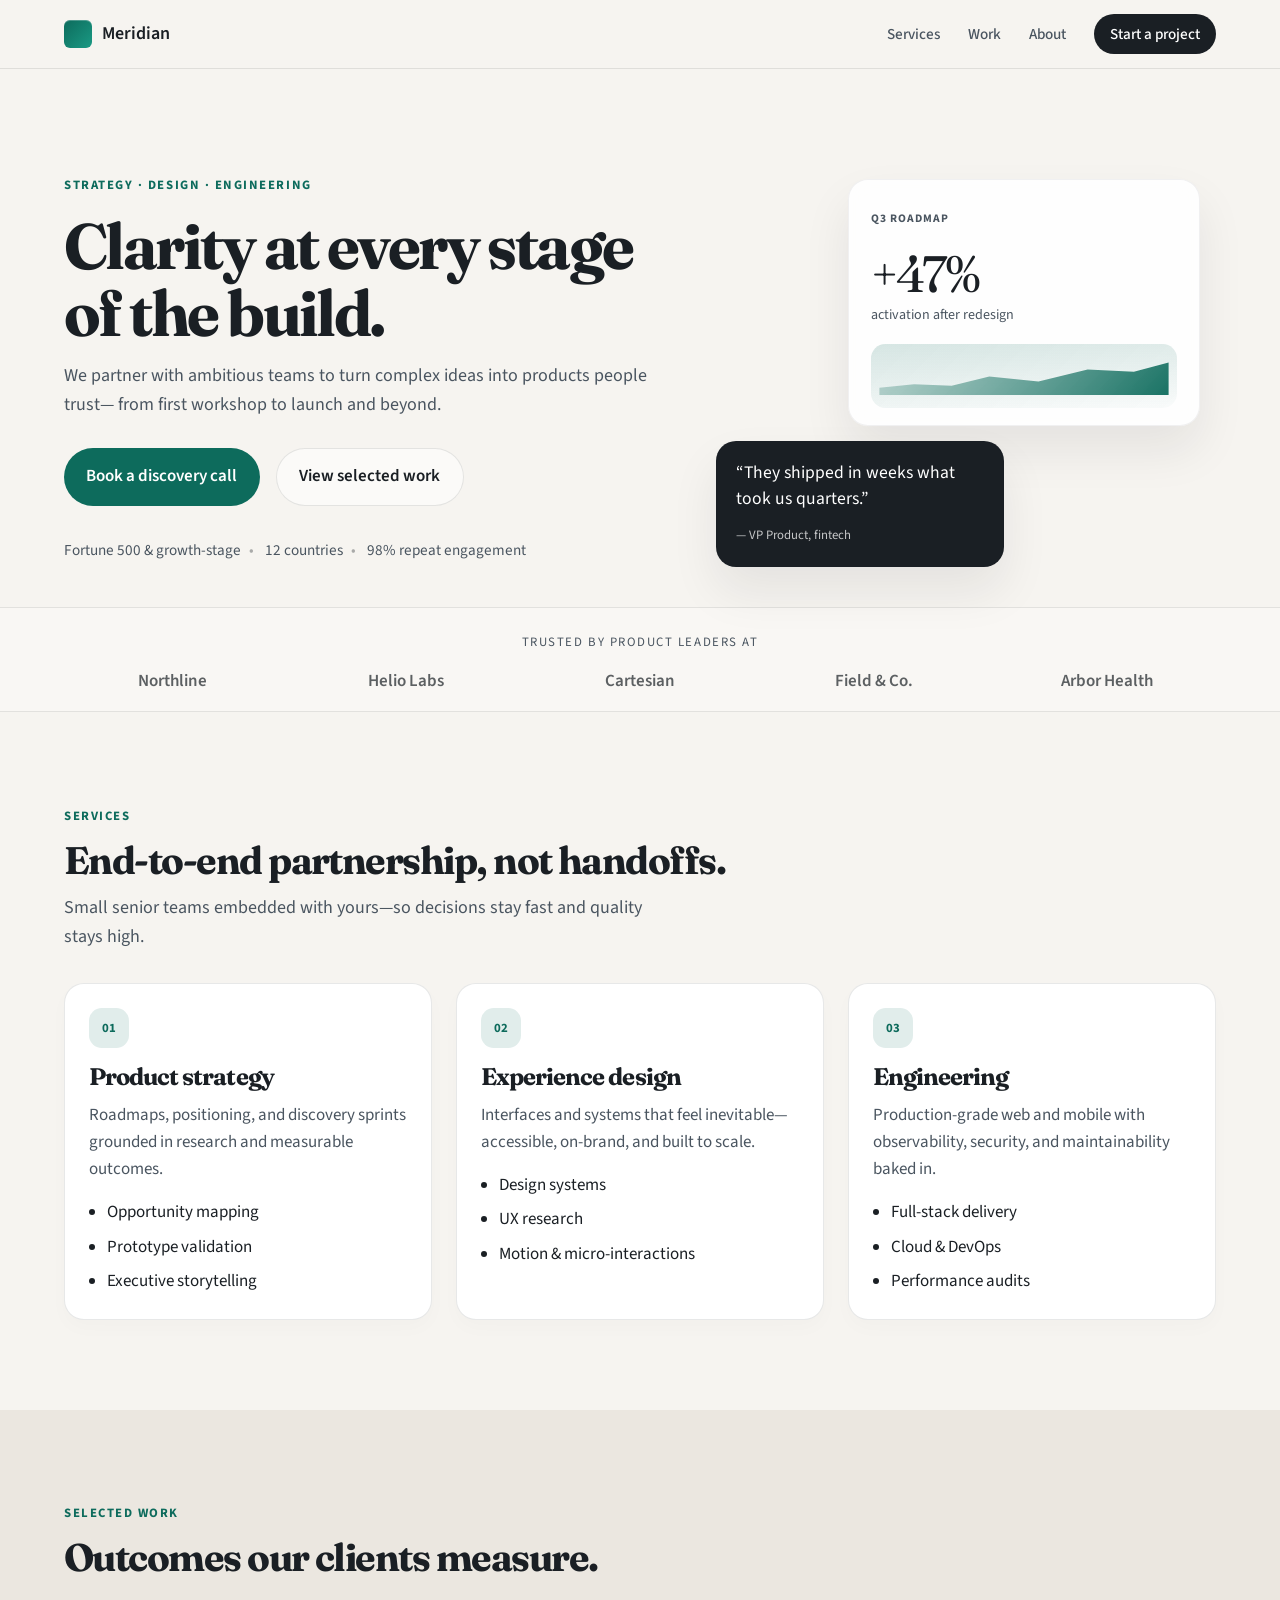
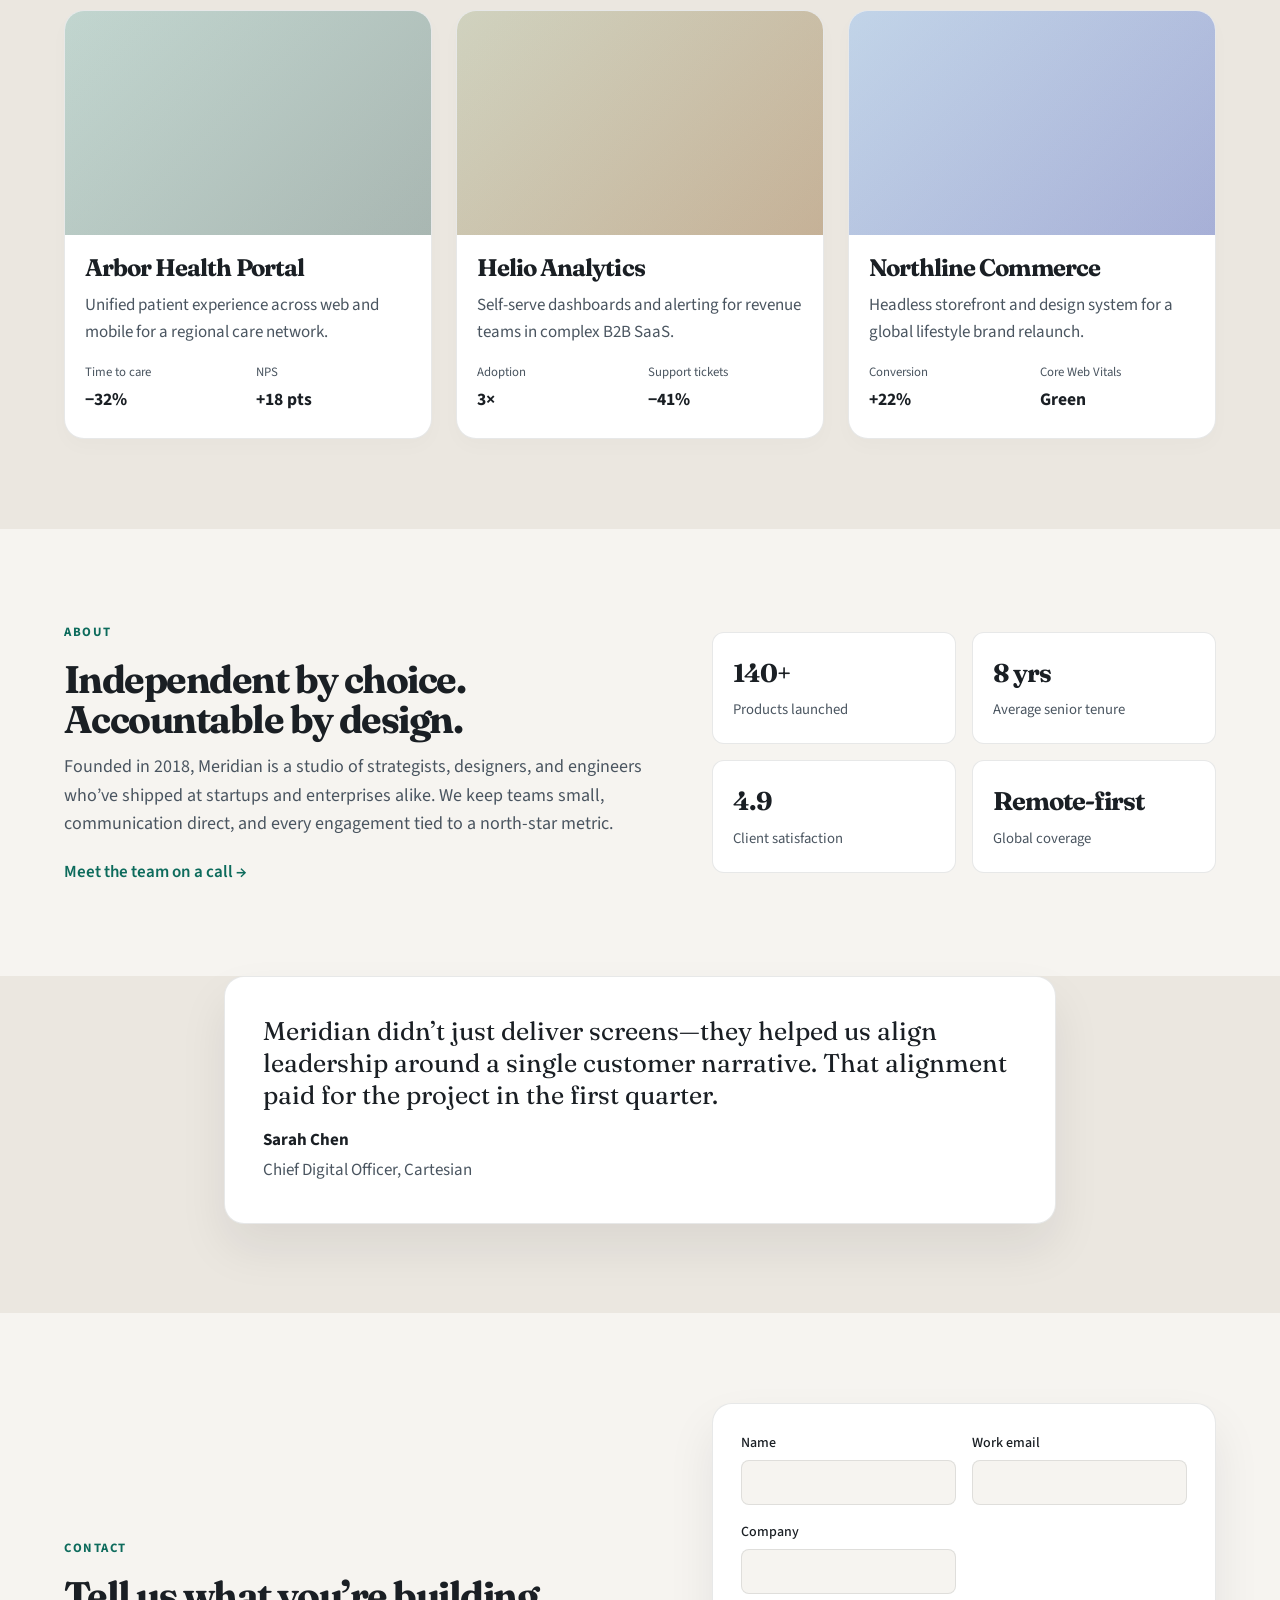
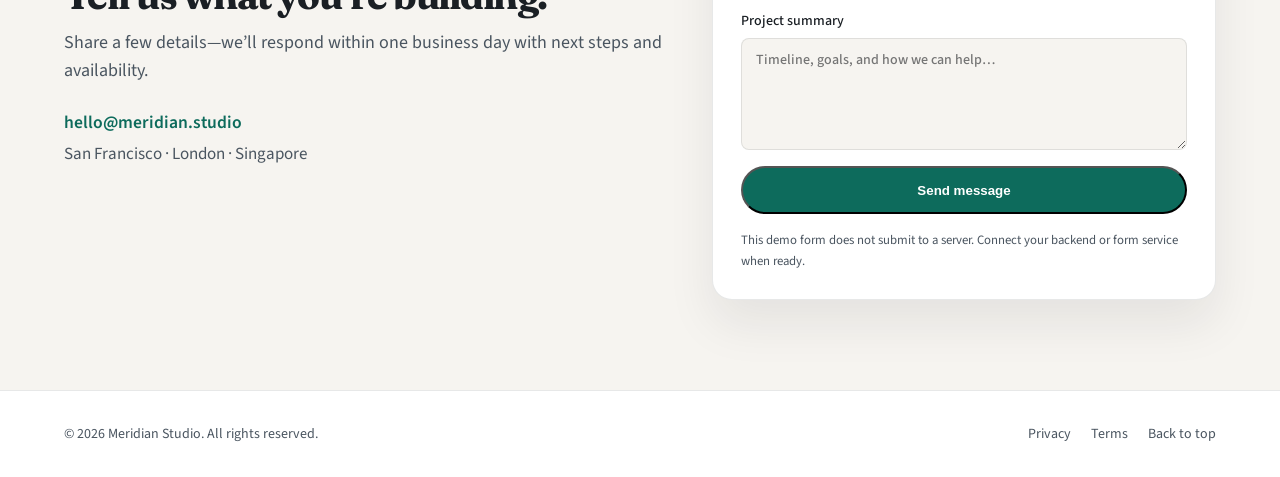
<file: index.html>
<!DOCTYPE html>
<html lang="en">
<head>
  <meta charset="UTF-8" />
  <meta name="viewport" content="width=device-width, initial-scale=1.0" />
  <meta name="description" content="Meridian Studio — strategy, design, and engineering for teams that ship." />
  <title>Meridian Studio — Build What Matters</title>
  <link rel="preconnect" href="https://fonts.googleapis.com" />
  <link rel="preconnect" href="https://fonts.gstatic.com" crossorigin />
  <link href="https://fonts.googleapis.com/css2?family=Fraunces:opsz,wght@9..144,500;9..144,600&family=Source+Sans+3:wght@400;500;600&display=swap" rel="stylesheet" />
  <link rel="stylesheet" href="style.css" />
</head>
<body>
  <a class="skip-link" href="#main">Skip to content</a>
  <header class="site-header" id="top">
    <div class="container header-inner">
      <a class="logo" href="#top" aria-label="Meridian Studio home">
        <span class="logo-mark" aria-hidden="true"></span>
        Meridian
      </a>
      <button class="nav-toggle" type="button" aria-expanded="false" aria-controls="site-nav">
        <span class="nav-toggle-bar"></span>
        <span class="sr-only">Menu</span>
      </button>
      <nav class="site-nav" id="site-nav" aria-label="Primary">
        <a href="#services">Services</a>
        <a href="#work">Work</a>
        <a href="#about">About</a>
        <a href="#contact" class="nav-cta">Start a project</a>
      </nav>
    </div>
  </header>
  <main id="main">
    <section class="hero">
      <div class="container hero-grid">
        <div class="hero-copy">
          <p class="eyebrow">Strategy · Design · Engineering</p>
          <h1>Clarity at every stage of the build.</h1>
          <p class="lead">
            We partner with ambitious teams to turn complex ideas into products people trust—
            from first workshop to launch and beyond.
          </p>
          <div class="hero-actions">
            <a class="btn btn-primary" href="#contact">Book a discovery call</a>
            <a class="btn btn-ghost" href="#work">View selected work</a>
          </div>
          <ul class="hero-trust" aria-label="Client highlights">
            <li>Fortune 500 &amp; growth-stage</li>
            <li>12 countries</li>
            <li>98% repeat engagement</li>
          </ul>
        </div>
        <div class="hero-visual" aria-hidden="true">
          <div class="hero-card hero-card--main">
            <span class="hero-card-label">Q3 roadmap</span>
            <div class="hero-metric">
              <span class="hero-metric-value">+47%</span>
              <span class="hero-metric-caption">activation after redesign</span>
            </div>
            <div class="hero-sparkline"></div>
          </div>
          <div class="hero-card hero-card--secondary">
            <p>“They shipped in weeks what took us quarters.”</p>
            <span>— VP Product, fintech</span>
          </div>
        </div>
      </div>
    </section>
    <section class="logos" aria-label="Trusted by">
      <div class="container logos-inner">
        <p>Trusted by product leaders at</p>
        <ul class="logo-row">
          <li>Northline</li>
          <li>Helio Labs</li>
          <li>Cartesian</li>
          <li>Field &amp; Co.</li>
          <li>Arbor Health</li>
        </ul>
      </div>
    </section>
    <section class="section" id="services">
      <div class="container">
        <header class="section-header">
          <p class="eyebrow">Services</p>
          <h2>End-to-end partnership, not handoffs.</h2>
          <p class="section-lead">
            Small senior teams embedded with yours—so decisions stay fast and quality stays high.
          </p>
        </header>
        <div class="card-grid">
          <article class="service-card">
            <div class="service-icon" aria-hidden="true">01</div>
            <h3>Product strategy</h3>
            <p>Roadmaps, positioning, and discovery sprints grounded in research and measurable outcomes.</p>
            <ul>
              <li>Opportunity mapping</li>
              <li>Prototype validation</li>
              <li>Executive storytelling</li>
            </ul>
          </article>
          <article class="service-card">
            <div class="service-icon" aria-hidden="true">02</div>
            <h3>Experience design</h3>
            <p>Interfaces and systems that feel inevitable—accessible, on-brand, and built to scale.</p>
            <ul>
              <li>Design systems</li>
              <li>UX research</li>
              <li>Motion &amp; micro-interactions</li>
            </ul>
          </article>
          <article class="service-card">
            <div class="service-icon" aria-hidden="true">03</div>
            <h3>Engineering</h3>
            <p>Production-grade web and mobile with observability, security, and maintainability baked in.</p>
            <ul>
              <li>Full-stack delivery</li>
              <li>Cloud &amp; DevOps</li>
              <li>Performance audits</li>
            </ul>
          </article>
        </div>
      </div>
    </section>
    <section class="section section--muted" id="work">
      <div class="container">
        <header class="section-header">
          <p class="eyebrow">Selected work</p>
          <h2>Outcomes our clients measure.</h2>
        </header>
        <div class="work-grid">
          <article class="work-card">
            <div class="work-thumb work-thumb--a"></div>
            <div class="work-body">
              <h3>Arbor Health Portal</h3>
              <p>Unified patient experience across web and mobile for a regional care network.</p>
              <dl class="work-stats">
                <div><dt>Time to care</dt><dd>−32%</dd></div>
                <div><dt>NPS</dt><dd>+18 pts</dd></div>
              </dl>
            </div>
          </article>
          <article class="work-card">
            <div class="work-thumb work-thumb--b"></div>
            <div class="work-body">
              <h3>Helio Analytics</h3>
              <p>Self-serve dashboards and alerting for revenue teams in complex B2B SaaS.</p>
              <dl class="work-stats">
                <div><dt>Adoption</dt><dd>3×</dd></div>
                <div><dt>Support tickets</dt><dd>−41%</dd></div>
              </dl>
            </div>
          </article>
          <article class="work-card">
            <div class="work-thumb work-thumb--c"></div>
            <div class="work-body">
                <h3>Northline Commerce</h3>
              <p>Headless storefront and design system for a global lifestyle brand relaunch.</p>
              <dl class="work-stats">
                <div><dt>Conversion</dt><dd>+22%</dd></div>
                <div><dt>Core Web Vitals</dt><dd>Green</dd></div>
              </dl>
            </div>
          </article>
        </div>
      </div>
    </section>
    <section class="section" id="about">
      <div class="container about-grid">
        <div>
          <p class="eyebrow">About</p>
          <h2>Independent by choice. Accountable by design.</h2>
          <p class="section-lead">
            Founded in 2018, Meridian is a studio of strategists, designers, and engineers who’ve
            shipped at startups and enterprises alike. We keep teams small, communication direct,
            and every engagement tied to a north-star metric.
          </p>
          <a class="text-link" href="#contact">Meet the team on a call →</a>
        </div>
        <ul class="stat-list" aria-label="Studio metrics">
          <li><strong>140+</strong><span>Products launched</span></li>
          <li><strong>8 yrs</strong><span>Average senior tenure</span></li>
          <li><strong>4.9</strong><span>Client satisfaction</span></li>
          <li><strong>Remote-first</strong><span>Global coverage</span></li>
        </ul>
      </div>
    </section>
    <section class="testimonials section section--muted">
      <div class="container">
        <blockquote class="quote">
          <p>
            Meridian didn’t just deliver screens—they helped us align leadership around a single
            customer narrative. That alignment paid for the project in the first quarter.
          </p>
          <footer>
            <cite>Sarah Chen</cite>
            <span>Chief Digital Officer, Cartesian</span>
          </footer>
        </blockquote>
      </div>
    </section>
    <section class="section" id="contact">
      <div class="container contact-grid">
        <div>
          <p class="eyebrow">Contact</p>
          <h2>Tell us what you’re building.</h2>
          <p class="section-lead">
            Share a few details—we’ll respond within one business day with next steps and availability.
          </p>
          <address class="contact-details">
            <a href="mailto:hello@meridian.studio">hello@meridian.studio</a>
            <span>San Francisco · London · Singapore</span>
          </address>
        </div>
        <form class="contact-form" action="#" method="post">
          <label>
            <span>Name</span>
            <input type="text" name="name" autocomplete="name" required />
          </label>
          <label>
            <span>Work email</span>
            <input type="email" name="email" autocomplete="email" required />
          </label>
          <label>
            <span>Company</span>
            <input type="text" name="company" autocomplete="organization" />
          </label>
          <label class="full-width">
            <span>Project summary</span>
            <textarea name="message" rows="4" required placeholder="Timeline, goals, and how we can help…"></textarea>
          </label>
          <button class="btn btn-primary full-width" type="submit">Send message</button>
          <p class="form-note">This demo form does not submit to a server. Connect your backend or form service when ready.</p>
        </form>
      </div>
    </section>
  </main>
  <footer class="site-footer">
    <div class="container footer-inner">
      <p>© <span id="year"></span> Meridian Studio. All rights reserved.</p>
      <nav aria-label="Footer">
        <a href="#">Privacy</a>
        <a href="#">Terms</a>
        <a href="#top">Back to top</a>
      </nav>
    </div>
  </footer>
  <script src="main.js"></script>
</body>
</html>
</file>
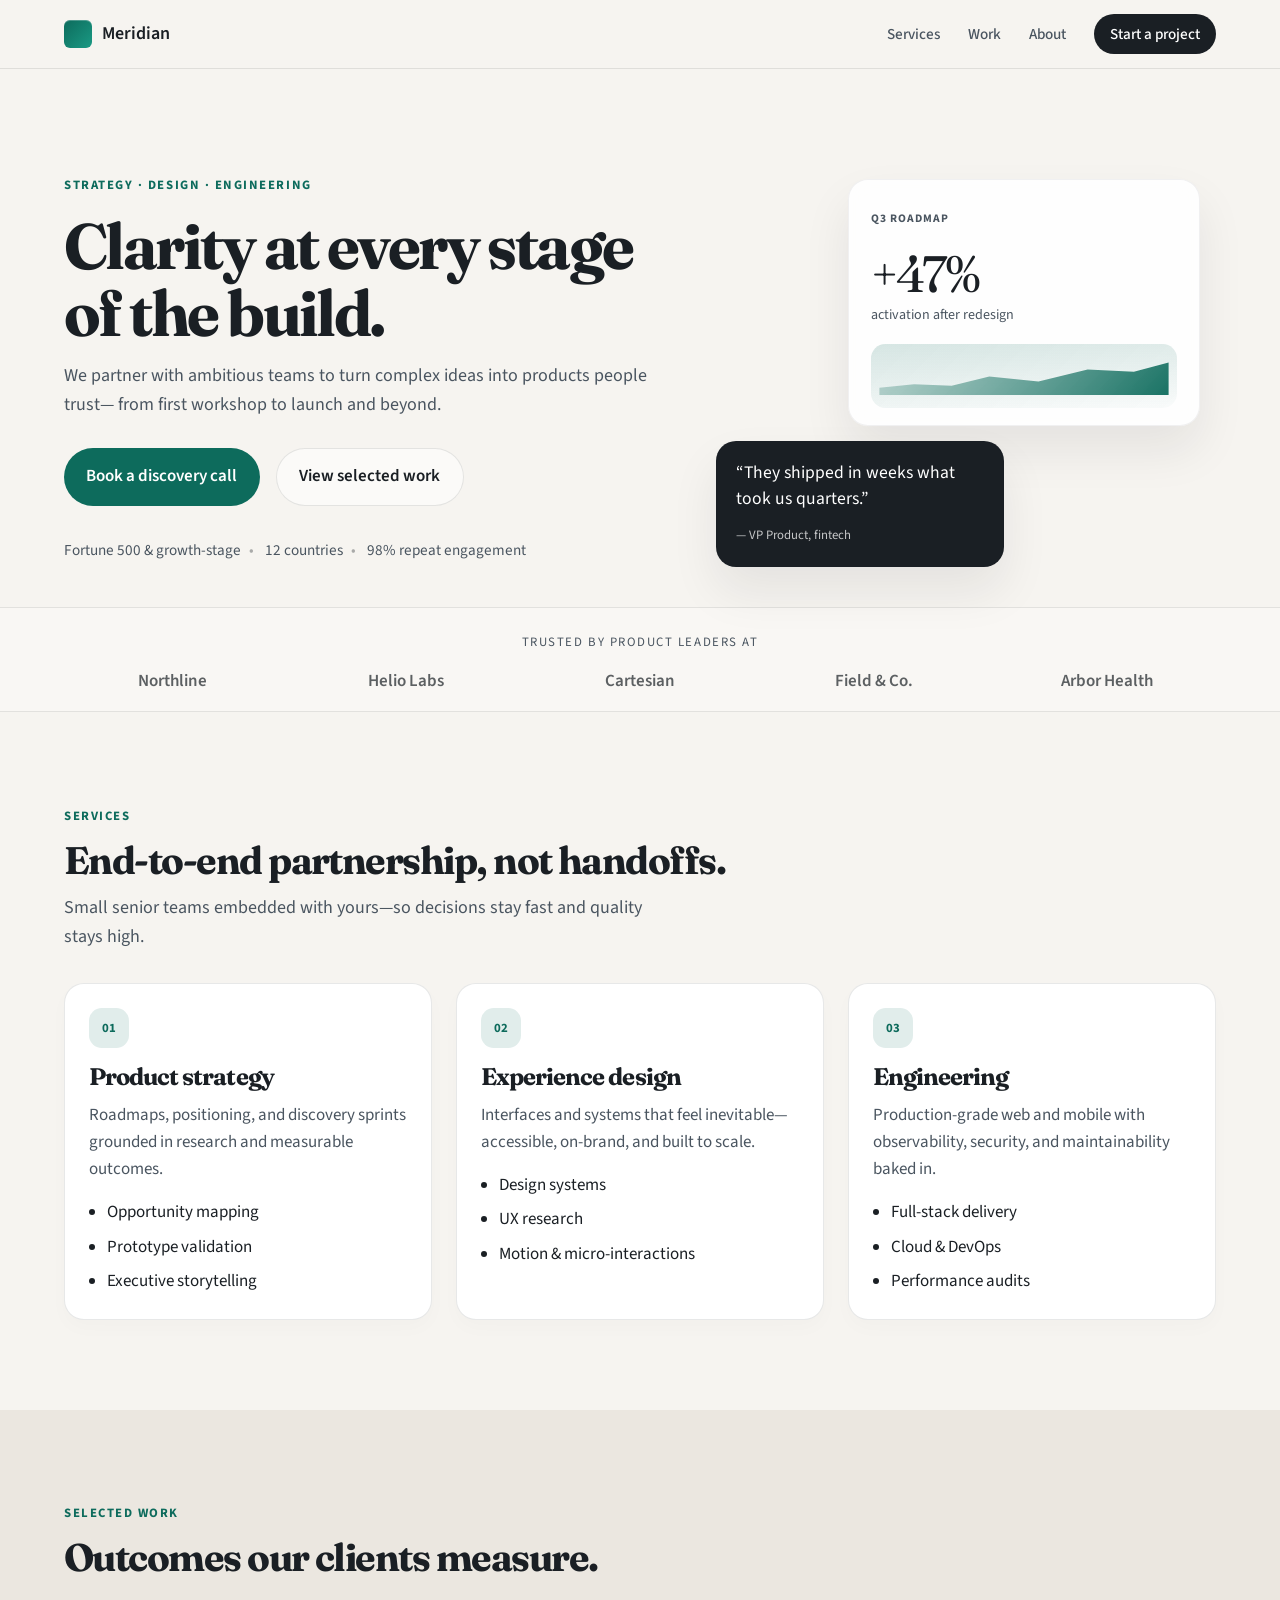
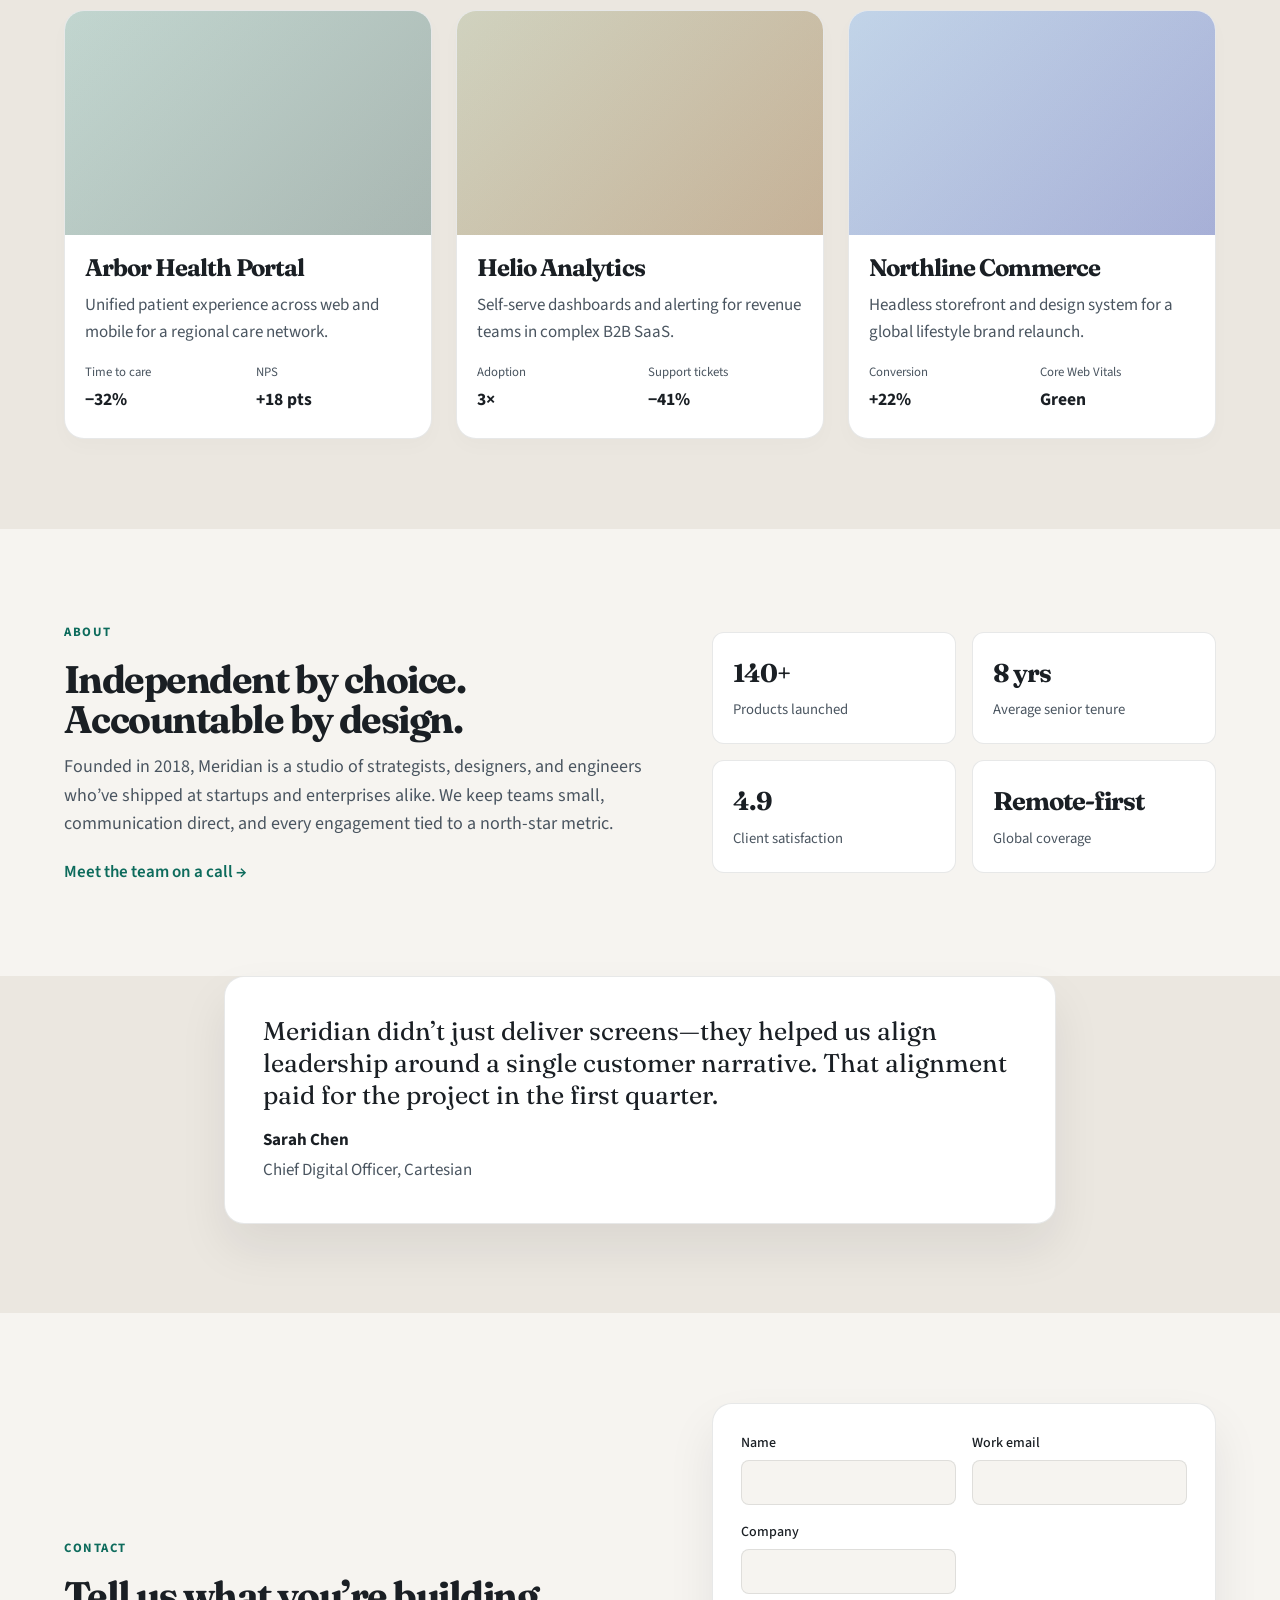
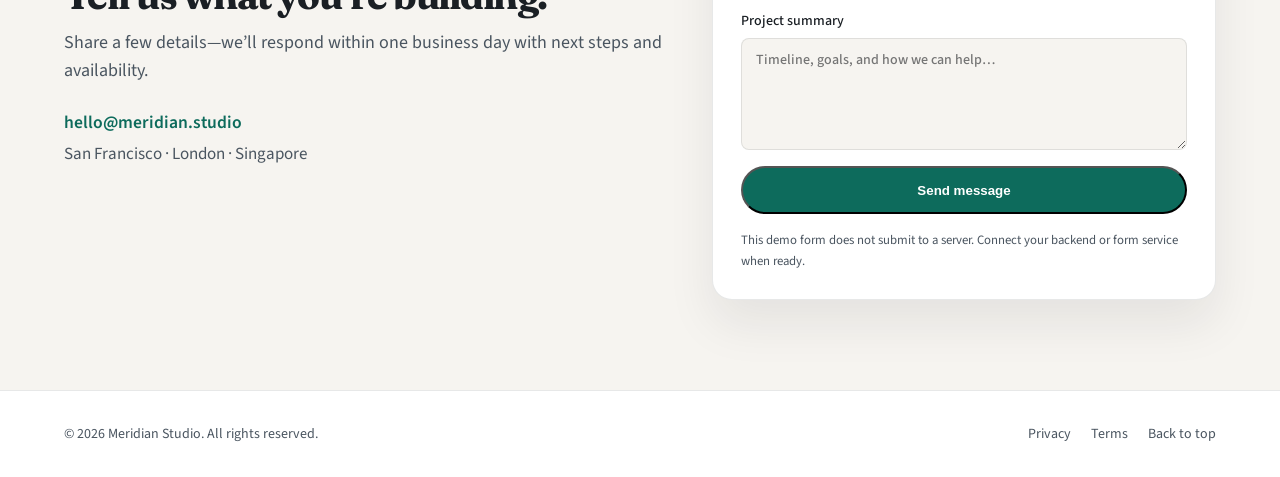
<file: html.tutorial/index.html>
<!DOCTYPE html>
<html lang="en">
<head>
  <meta charset="UTF-8" />
  <meta name="viewport" content="width=device-width, initial-scale=1.0" />
  <meta name="description" content="Meridian Studio — strategy, design, and engineering for teams that ship." />
  <title>Meridian Studio — Build What Matters</title>
  <link rel="preconnect" href="https://fonts.googleapis.com" />
  <link rel="preconnect" href="https://fonts.gstatic.com" crossorigin />
  <link href="https://fonts.googleapis.com/css2?family=Fraunces:opsz,wght@9..144,500;9..144,600&family=Source+Sans+3:wght@400;500;600&display=swap" rel="stylesheet" />
  <link rel="stylesheet" href="style.css" />
</head>
<body>
  <a class="skip-link" href="#main">Skip to content</a>
  <header class="site-header" id="top">
    <div class="container header-inner">
      <a class="logo" href="#top" aria-label="Meridian Studio home">
        <span class="logo-mark" aria-hidden="true"></span>
        Meridian
      </a>
      <button class="nav-toggle" type="button" aria-expanded="false" aria-controls="site-nav">
        <span class="nav-toggle-bar"></span>
        <span class="sr-only">Menu</span>
      </button>
      <nav class="site-nav" id="site-nav" aria-label="Primary">
        <a href="#services">Services</a>
        <a href="#work">Work</a>
        <a href="#about">About</a>
        <a href="#contact" class="nav-cta">Start a project</a>
      </nav>
    </div>
  </header>
  <main id="main">
    <section class="hero">
      <div class="container hero-grid">
        <div class="hero-copy">
          <p class="eyebrow">Strategy · Design · Engineering</p>
          <h1>Clarity at every stage of the build.</h1>
          <p class="lead">
            We partner with ambitious teams to turn complex ideas into products people trust—
            from first workshop to launch and beyond.
          </p>
          <div class="hero-actions">
            <a class="btn btn-primary" href="#contact">Book a discovery call</a>
            <a class="btn btn-ghost" href="#work">View selected work</a>
          </div>
          <ul class="hero-trust" aria-label="Client highlights">
            <li>Fortune 500 &amp; growth-stage</li>
            <li>12 countries</li>
            <li>98% repeat engagement</li>
          </ul>
        </div>
        <div class="hero-visual" aria-hidden="true">
          <div class="hero-card hero-card--main">
            <span class="hero-card-label">Q3 roadmap</span>
            <div class="hero-metric">
              <span class="hero-metric-value">+47%</span>
              <span class="hero-metric-caption">activation after redesign</span>
            </div>
            <div class="hero-sparkline"></div>
          </div>
          <div class="hero-card hero-card--secondary">
            <p>“They shipped in weeks what took us quarters.”</p>
            <span>— VP Product, fintech</span>
          </div>
        </div>
      </div>
    </section>
    <section class="logos" aria-label="Trusted by">
      <div class="container logos-inner">
        <p>Trusted by product leaders at</p>
        <ul class="logo-row">
          <li>Northline</li>
          <li>Helio Labs</li>
          <li>Cartesian</li>
          <li>Field &amp; Co.</li>
          <li>Arbor Health</li>
        </ul>
      </div>
    </section>
    <section class="section" id="services">
      <div class="container">
        <header class="section-header">
          <p class="eyebrow">Services</p>
          <h2>End-to-end partnership, not handoffs.</h2>
          <p class="section-lead">
            Small senior teams embedded with yours—so decisions stay fast and quality stays high.
          </p>
        </header>
        <div class="card-grid">
          <article class="service-card">
            <div class="service-icon" aria-hidden="true">01</div>
            <h3>Product strategy</h3>
            <p>Roadmaps, positioning, and discovery sprints grounded in research and measurable outcomes.</p>
            <ul>
              <li>Opportunity mapping</li>
              <li>Prototype validation</li>
              <li>Executive storytelling</li>
            </ul>
          </article>
          <article class="service-card">
            <div class="service-icon" aria-hidden="true">02</div>
            <h3>Experience design</h3>
            <p>Interfaces and systems that feel inevitable—accessible, on-brand, and built to scale.</p>
            <ul>
              <li>Design systems</li>
              <li>UX research</li>
              <li>Motion &amp; micro-interactions</li>
            </ul>
          </article>
          <article class="service-card">
            <div class="service-icon" aria-hidden="true">03</div>
            <h3>Engineering</h3>
            <p>Production-grade web and mobile with observability, security, and maintainability baked in.</p>
            <ul>
              <li>Full-stack delivery</li>
              <li>Cloud &amp; DevOps</li>
              <li>Performance audits</li>
            </ul>
          </article>
        </div>
      </div>
    </section>
    <section class="section section--muted" id="work">
      <div class="container">
        <header class="section-header">
          <p class="eyebrow">Selected work</p>
          <h2>Outcomes our clients measure.</h2>
        </header>
        <div class="work-grid">
          <article class="work-card">
            <div class="work-thumb work-thumb--a"></div>
            <div class="work-body">
              <h3>Arbor Health Portal</h3>
              <p>Unified patient experience across web and mobile for a regional care network.</p>
              <dl class="work-stats">
                <div><dt>Time to care</dt><dd>−32%</dd></div>
                <div><dt>NPS</dt><dd>+18 pts</dd></div>
              </dl>
            </div>
          </article>
          <article class="work-card">
            <div class="work-thumb work-thumb--b"></div>
            <div class="work-body">
              <h3>Helio Analytics</h3>
              <p>Self-serve dashboards and alerting for revenue teams in complex B2B SaaS.</p>
              <dl class="work-stats">
                <div><dt>Adoption</dt><dd>3×</dd></div>
                <div><dt>Support tickets</dt><dd>−41%</dd></div>
              </dl>
            </div>
          </article>
          <article class="work-card">
            <div class="work-thumb work-thumb--c"></div>
            <div class="work-body">
                <h3>Northline Commerce</h3>
              <p>Headless storefront and design system for a global lifestyle brand relaunch.</p>
              <dl class="work-stats">
                <div><dt>Conversion</dt><dd>+22%</dd></div>
                <div><dt>Core Web Vitals</dt><dd>Green</dd></div>
              </dl>
            </div>
          </article>
        </div>
      </div>
    </section>
    <section class="section" id="about">
      <div class="container about-grid">
        <div>
          <p class="eyebrow">About</p>
          <h2>Independent by choice. Accountable by design.</h2>
          <p class="section-lead">
            Founded in 2018, Meridian is a studio of strategists, designers, and engineers who’ve
            shipped at startups and enterprises alike. We keep teams small, communication direct,
            and every engagement tied to a north-star metric.
          </p>
          <a class="text-link" href="#contact">Meet the team on a call →</a>
        </div>
        <ul class="stat-list" aria-label="Studio metrics">
          <li><strong>140+</strong><span>Products launched</span></li>
          <li><strong>8 yrs</strong><span>Average senior tenure</span></li>
          <li><strong>4.9</strong><span>Client satisfaction</span></li>
          <li><strong>Remote-first</strong><span>Global coverage</span></li>
        </ul>
      </div>
    </section>
    <section class="testimonials section section--muted">
      <div class="container">
        <blockquote class="quote">
          <p>
            Meridian didn’t just deliver screens—they helped us align leadership around a single
            customer narrative. That alignment paid for the project in the first quarter.
          </p>
          <footer>
            <cite>Sarah Chen</cite>
            <span>Chief Digital Officer, Cartesian</span>
          </footer>
        </blockquote>
      </div>
    </section>
    <section class="section" id="contact">
      <div class="container contact-grid">
        <div>
          <p class="eyebrow">Contact</p>
          <h2>Tell us what you’re building.</h2>
          <p class="section-lead">
            Share a few details—we’ll respond within one business day with next steps and availability.
          </p>
          <address class="contact-details">
            <a href="mailto:hello@meridian.studio">hello@meridian.studio</a>
            <span>San Francisco · London · Singapore</span>
          </address>
        </div>
        <form class="contact-form" action="#" method="post">
          <label>
            <span>Name</span>
            <input type="text" name="name" autocomplete="name" required />
          </label>
          <label>
            <span>Work email</span>
            <input type="email" name="email" autocomplete="email" required />
          </label>
          <label>
            <span>Company</span>
            <input type="text" name="company" autocomplete="organization" />
          </label>
          <label class="full-width">
            <span>Project summary</span>
            <textarea name="message" rows="4" required placeholder="Timeline, goals, and how we can help…"></textarea>
          </label>
          <button class="btn btn-primary full-width" type="submit">Send message</button>
          <p class="form-note">This demo form does not submit to a server. Connect your backend or form service when ready.</p>
        </form>
      </div>
    </section>
  </main>
  <footer class="site-footer">
    <div class="container footer-inner">
      <p>© <span id="year"></span> Meridian Studio. All rights reserved.</p>
      <nav aria-label="Footer">
        <a href="#">Privacy</a>
        <a href="#">Terms</a>
        <a href="#top">Back to top</a>
      </nav>
    </div>
  </footer>
  <script src="main.js"></script>
</body>
</html>
</file>
<file: style.css>
:root {
  --bg: #f6f4f0;
  --bg-muted: #ebe7e0;
  --surface: #ffffff;
  --ink: #1a1f24;
  --ink-soft: #4a5560;
  --accent: #0d6b5c;
  --accent-hover: #095548;
  --accent-soft: rgba(13, 107, 92, 0.12);
  --border: rgba(26, 31, 36, 0.1);
  --shadow: 0 24px 48px rgba(26, 31, 36, 0.08);
  --radius: 12px;
  --radius-lg: 20px;
  --font-display: "Fraunces", Georgia, serif;
  --font-body: "Source Sans 3", system-ui, sans-serif;
  --header-h: 4.25rem;
  --max: 72rem;
}

*,
*::before,
*::after {
  box-sizing: border-box;
}

html {
  scroll-behavior: smooth;
}

body {
  margin: 0;
  font-family: var(--font-body);
  font-size: 1.0625rem;
  line-height: 1.6;
  color: var(--ink);
  background: var(--bg);
  -webkit-font-smoothing: antialiased;
}

img {
  max-width: 100%;
  height: auto;
  display: block;
}

a {
  color: var(--accent);
  text-decoration-thickness: 1px;
  text-underline-offset: 3px;
}

a:hover {
  color: var(--accent-hover);
}

p,
ul,
ol,
dl,
figure,
blockquote,
body,
h1,
h2,
h3,
h4 {
  margin: 0;
}

h1,
h2,
h3 {
  font-family: var(--font-display);
  letter-spacing: -0.04em;
  line-height: 1.05;
}

h1 {
  font-size: clamp(2.75rem, 5vw, 5rem);
  margin-bottom: 1rem;
}

h2 {
  font-size: clamp(2rem, 3vw, 3rem);
  margin-bottom: 0.75rem;
}

h3 {
  font-size: 1.5rem;
  margin-bottom: 0.75rem;
}

.sr-only {
  position: absolute;
  width: 1px;
  height: 1px;
  padding: 0;
  margin: -1px;
  overflow: hidden;
  clip: rect(0, 0, 0, 0);
  white-space: nowrap;
  border: 0;
}

.skip-link {
  position: absolute;
  left: 1rem;
  top: -3rem;
  background: var(--ink);
  color: var(--surface);
  padding: 0.5rem 1rem;
  border-radius: var(--radius);
  z-index: 100;
  text-decoration: none;
}

.skip-link:focus {
  top: 1rem;
}

.container {
  width: min(100% - 2.5rem, var(--max));
  margin-inline: auto;
}

.site-header {
  position: sticky;
  top: 0;
  z-index: 50;
  background: rgba(246, 244, 240, 0.85);
  backdrop-filter: blur(12px);
  border-bottom: 1px solid var(--border);
}

.header-inner {
  display: flex;
  align-items: center;
  justify-content: space-between;
  min-height: var(--header-h);
  gap: 1rem;
}

.logo {
  display: inline-flex;
  align-items: center;
  gap: 0.65rem;
  font-weight: 600;
  font-size: 1.125rem;
  color: var(--ink);
  text-decoration: none;
}

.logo-mark {
  width: 1.75rem;
  height: 1.75rem;
  border-radius: 6px;
  background: linear-gradient(135deg, var(--accent) 0%, #1a9a84 100%);
  box-shadow: inset 0 1px 0 rgba(255, 255, 255, 0.25);
}

.site-nav {
  display: flex;
  align-items: center;
  gap: 1.75rem;
}

.site-nav a {
  color: var(--ink-soft);
  text-decoration: none;
  font-weight: 500;
  font-size: 0.95rem;
}

.site-nav a:hover {
  color: var(--ink);
}

.nav-cta {
  padding: 0.5rem 1rem;
  background: var(--ink);
  color: var(--surface) !important;
  border-radius: 999px;
}

.nav-cta:hover {
  background: #2d3439;
  color: var(--surface) !important;
}

.nav-toggle {
  display: none;
  width: 2.75rem;
  height: 2.75rem;
  border: 1px solid var(--border);
  border-radius: var(--radius);
  background: var(--surface);
  cursor: pointer;
  position: relative;
}

.nav-toggle-bar,
.nav-toggle-bar::before,
.nav-toggle-bar::after {
  display: block;
  width: 1.25rem;
  height: 2px;
  background: var(--ink);
  border-radius: 1px;
  position: absolute;
  left: 50%;
  transform: translateX(-50%);
}

.nav-toggle-bar {
  top: 50%;
  margin-top: -1px;
}

.nav-toggle-bar::before,
.nav-toggle-bar::after {
  content: "";
}

.nav-toggle-bar::before {
  top: -6px;
}

.nav-toggle-bar::after {
  top: 6px;
}

.hero {
  padding: clamp(4rem, 7vw, 7rem) 0 2rem;
}

.hero-grid {
  display: grid;
  grid-template-columns: 1.1fr 0.9fr;
  align-items: center;
  gap: 2.5rem;
}

.eyebrow {
  display: inline-block;
  margin-bottom: 1rem;
  font-size: 0.8rem;
  font-weight: 700;
  letter-spacing: 0.12em;
  text-transform: uppercase;
  color: var(--accent);
}

.lead,
.section-lead,
.hero-copy .lead {
  max-width: 38rem;
  font-size: 1.125rem;
  color: var(--ink-soft);
}

.hero-actions {
  display: flex;
  flex-wrap: wrap;
  gap: 1rem;
  margin-top: 1.75rem;
}

.btn {
  display: inline-flex;
  align-items: center;
  justify-content: center;
  padding: 0.9rem 1.4rem;
  border-radius: 999px;
  font-weight: 600;
  text-decoration: none;
  transition: transform 0.2s ease, background 0.2s ease;
}

.btn:hover {
  transform: translateY(-1px);
}

.btn-primary {
  background: var(--accent);
  color: var(--surface);
}

.btn-primary:hover {
  background: var(--accent-hover);
  color: var(--surface);
}

.btn-ghost {
  border: 1px solid var(--border);
  background: rgba(255, 255, 255, 0.5);
  color: var(--ink);
}

.hero-trust {
  display: flex;
  flex-wrap: wrap;
  gap: 1rem 1.5rem;
  padding: 0;
  margin: 2rem 0 0;
  list-style: none;
  color: var(--ink-soft);
  font-size: 0.95rem;
}

.hero-trust li {
  position: relative;
}

.hero-trust li:not(:last-child)::after {
  content: "•";
  position: absolute;
  right: -0.8rem;
  color: rgba(26, 31, 36, 0.35);
}

.hero-visual {
  position: relative;
  min-height: 26rem;
}

.hero-card {
  position: absolute;
  border-radius: var(--radius-lg);
  box-shadow: var(--shadow);
  border: 1px solid rgba(26, 31, 36, 0.06);
}

.hero-card--main {
  right: 1rem;
  top: 1.25rem;
  width: min(100%, 22rem);
  padding: 1.5rem 1.4rem 1.1rem;
  background: rgba(255, 255, 255, 0.88);
  backdrop-filter: blur(10px);
}

.hero-card--secondary {
  left: 0;
  bottom: 0.5rem;
  width: min(100%, 18rem);
  padding: 1.1rem 1.2rem;
  background: var(--ink);
  color: var(--surface);
}

.hero-card--secondary p {
  margin-bottom: 0.5rem;
  font-size: 1.1rem;
  line-height: 1.5;
}

.hero-card--secondary span {
  color: rgba(255, 255, 255, 0.75);
  font-size: 0.8rem;
}

.hero-card-label {
  display: inline-block;
  font-size: 0.72rem;
  font-weight: 700;
  letter-spacing: 0.08em;
  text-transform: uppercase;
  color: var(--ink-soft);
}

.hero-metric {
  margin-top: 1.1rem;
  display: flex;
  flex-direction: column;
  gap: 0.25rem;
}

.hero-metric-value {
  font-family: var(--font-display);
  font-size: clamp(2.5rem, 4vw, 3.4rem);
  line-height: 1;
  letter-spacing: -0.05em;
}

.hero-metric-caption {
  color: var(--ink-soft);
  font-size: 0.88rem;
}

.hero-sparkline {
  position: relative;
  height: 4rem;
  margin-top: 1.1rem;
  border-radius: 0.9rem;
  background:
    linear-gradient(180deg, rgba(13, 107, 92, 0.12), rgba(13, 107, 92, 0.02)),
    linear-gradient(135deg, rgba(13, 107, 92, 0.05), transparent);
  overflow: hidden;
}

.hero-sparkline::before {
  content: "";
  position: absolute;
  inset: 1rem 0.5rem 0.8rem 0.5rem;
  background: linear-gradient(135deg, rgba(13, 107, 92, 0.2), rgba(13, 107, 92, 0.95));
  clip-path: polygon(0% 80%, 12% 70%, 25% 74%, 38% 48%, 55% 62%, 72% 28%, 88% 34%, 100% 8%, 100% 100%, 0% 100%);
}

.logos {
  padding: 1.5rem 0 1rem;
  border-top: 1px solid var(--border);
  border-bottom: 1px solid var(--border);
  background: rgba(255, 255, 255, 0.25);
}

.logos-inner {
  display: grid;
  gap: 1rem;
}

.logos p {
  text-align: center;
  color: var(--ink-soft);
  font-size: 0.8rem;
  letter-spacing: 0.12em;
  text-transform: uppercase;
}

.logo-row {
  display: grid;
  grid-template-columns: repeat(5, minmax(0, 1fr));
  align-items: center;
  gap: 1rem;
  padding: 0;
  margin: 0;
  list-style: none;
  color: rgba(26, 31, 36, 0.7);
  font-weight: 600;
  text-align: center;
}

.section {
  padding: clamp(4rem, 7vw, 6rem) 0;
}

.section--muted {
  background: var(--bg-muted);
}

.section-header {
  max-width: 42rem;
  margin-bottom: 2rem;
}

.section-header .eyebrow {
  margin-bottom: 0.85rem;
}

.section-lead {
  margin-top: 0.85rem;
}

.card-grid,
.work-grid {
  display: grid;
  grid-template-columns: repeat(3, minmax(0, 1fr));
  gap: 1.5rem;
}

.service-card,
.work-card {
  background: var(--surface);
  border: 1px solid var(--border);
  border-radius: var(--radius-lg);
  overflow: hidden;
  box-shadow: 0 8px 20px rgba(26, 31, 36, 0.02);
}

.service-card {
  padding: 1.5rem;
}

.service-icon {
  display: inline-flex;
  align-items: center;
  justify-content: center;
  width: 2.5rem;
  height: 2.5rem;
  border-radius: 0.8rem;
  margin-bottom: 1rem;
  background: var(--accent-soft);
  color: var(--accent);
  font-size: 0.8rem;
  font-weight: 700;
}

.service-card p {
  color: var(--ink-soft);
}

.service-card ul {
  margin: 1rem 0 0;
  padding-left: 1.1rem;
  color: var(--ink);
}

.service-card li + li {
  margin-top: 0.45rem;
}

.work-thumb {
  height: 14rem;
  background-size: cover;
  background-position: center;
}

.work-thumb--a {
  background:
    linear-gradient(135deg, rgba(13, 107, 92, 0.14), rgba(26, 31, 36, 0.1)),
    linear-gradient(135deg, #dfe7e2, #b9c8c2);
}

.work-thumb--b {
  background:
    linear-gradient(135deg, rgba(13, 107, 92, 0.14), rgba(26, 31, 36, 0.1)),
    linear-gradient(135deg, #f0e3cf, #d9c2a4);
}

.work-thumb--c {
  background:
    linear-gradient(135deg, rgba(13, 107, 92, 0.14), rgba(26, 31, 36, 0.1)),
    linear-gradient(135deg, #dfe5ff, #b7c0eb);
}

.work-body {
  padding: 1.25rem 1.25rem 1.5rem;
}

.work-body p {
  color: var(--ink-soft);
}

.work-stats {
  display: grid;
  grid-template-columns: repeat(2, minmax(0, 1fr));
  gap: 0.75rem 1rem;
  margin-top: 1rem;
}

.work-stats div {
  display: grid;
  gap: 0.2rem;
}

.work-stats dt {
  color: var(--ink-soft);
  font-size: 0.8rem;
}

.work-stats dd {
  margin: 0;
  font-weight: 700;
  font-size: 1.1rem;
}

.about-grid,
.contact-grid {
  display: grid;
  grid-template-columns: 1.1fr 0.9fr;
  gap: 2rem;
  align-items: center;
}

.text-link {
  display: inline-block;
  margin-top: 1.25rem;
  font-weight: 600;
  text-decoration: none;
}

.stat-list {
  display: grid;
  grid-template-columns: repeat(2, minmax(0, 1fr));
  gap: 1rem;
  padding: 0;
  margin: 0;
  list-style: none;
}

.stat-list li {
  padding: 1.25rem;
  background: var(--surface);
  border: 1px solid var(--border);
  border-radius: var(--radius);
}

.stat-list strong {
  display: block;
  font-size: clamp(1.4rem, 2vw, 2.1rem);
  font-family: var(--font-display);
  letter-spacing: -0.04em;
  margin-bottom: 0.15rem;
}

.stat-list span {
  color: var(--ink-soft);
  font-size: 0.92rem;
}

.testimonials {
  padding-top: 0;
}

.quote {
  max-width: 52rem;
  margin: 0 auto;
  padding: clamp(1.5rem, 3vw, 2.5rem);
  background: var(--surface);
  border: 1px solid var(--border);
  border-radius: var(--radius-lg);
  box-shadow: var(--shadow);
}

.quote p {
  font-family: var(--font-display);
  font-size: clamp(1.4rem, 2vw, 2.2rem);
  line-height: 1.25;
  margin-bottom: 1rem;
}

.quote footer {
  display: flex;
  flex-direction: column;
  gap: 0.15rem;
  color: var(--ink-soft);
}

.quote cite {
  font-style: normal;
  font-weight: 700;
  color: var(--ink);
}

.contact-details {
  display: flex;
  flex-direction: column;
  gap: 0.3rem;
  margin-top: 1.4rem;
  color: var(--ink-soft);
  font-style: normal;
}

.contact-details a {
  font-weight: 600;
  font-size: 1.1rem;
  text-decoration: none;
}

.contact-form {
  background: var(--surface);
  border: 1px solid var(--border);
  border-radius: var(--radius-lg);
  padding: 1.75rem;
  display: grid;
  grid-template-columns: 1fr 1fr;
  gap: 1rem;
  box-shadow: var(--shadow);
}

.contact-form label {
  display: flex;
  flex-direction: column;
  gap: 0.35rem;
  font-size: 0.875rem;
  font-weight: 500;
}

.contact-form label.full-width,
.contact-form .full-width {
  grid-column: 1 / -1;
}

.contact-form input,
.contact-form textarea {
  font: inherit;
  padding: 0.65rem 0.85rem;
  border: 1px solid var(--border);
  border-radius: 8px;
  background: var(--bg);
  color: var(--ink);
}

.contact-form input:focus,
.contact-form textarea:focus {
  outline: 2px solid var(--accent-soft);
  border-color: var(--accent);
}

.contact-form textarea {
  resize: vertical;
}

.form-note {
  grid-column: 1 / -1;
  margin: 0;
  font-size: 0.8rem;
  color: var(--ink-soft);
}

.site-footer {
  padding: 2rem 0;
  border-top: 1px solid var(--border);
  background: var(--surface);
}

.footer-inner {
  display: flex;
  flex-wrap: wrap;
  align-items: center;
  justify-content: space-between;
  gap: 1rem;
  font-size: 0.875rem;
  color: var(--ink-soft);
}

.footer-inner nav {
  display: flex;
  gap: 1.25rem;
}

.footer-inner a {
  color: var(--ink-soft);
  text-decoration: none;
}

.footer-inner a:hover {
  color: var(--ink);
}

@media (max-width: 900px) {
  .hero-grid,
  .about-grid,
  .contact-grid {
    grid-template-columns: 1fr;
  }

  .card-grid,
  .work-grid {
    grid-template-columns: 1fr;
  }

  .hero-visual {
    order: -1;
    min-height: 260px;
  }

  .hero-card--secondary {
    right: 0;
    bottom: -1rem;
  }

  .nav-toggle {
    display: block;
  }

  .site-nav {
    position: fixed;
    inset: var(--header-h) 0 auto 0;
    flex-direction: column;
    align-items: stretch;
    padding: 1rem 1.25rem 1.5rem;
    background: var(--surface);
    border-bottom: 1px solid var(--border);
    box-shadow: var(--shadow);
    transform: translateY(-120%);
    opacity: 0;
    pointer-events: none;
    transition: transform 0.25s, opacity 0.25s;
  }

  .site-nav.is-open {
    transform: translateY(0);
    opacity: 1;
    pointer-events: auto;
  }

  .site-nav a {
    padding: 0.65rem 0;
    border-bottom: 1px solid var(--border);
  }

  .nav-cta {
    text-align: center;
    margin-top: 0.5rem;
    border: none;
  }
}

@media (max-width: 520px) {
  .contact-form {
    grid-template-columns: 1fr;
  }

  .stat-list {
    grid-template-columns: 1fr;
  }

  .hero-trust li:not(:last-child)::after {
    display: none;
  }

  .logo-row {
    grid-template-columns: repeat(2, minmax(0, 1fr));
  }
}
.footer-inner {
  display: flex;
  flex-wrap: wrap;
  align-items: center;
  justify-content: space-between;
  gap: 1rem;
  font-size: 0.875rem;
  color: var(--ink-soft);
}
.footer-inner nav {
  display: flex;
  gap: 1.25rem;
}
.footer-inner a {
  color: var(--ink-soft);
  text-decoration: none;
}
.footer-inner a:hover {
  color: var(--ink);
}
/* Mobile nav */
@media (max-width: 900px) {
  .hero-grid,
  .about-grid,
  .contact-grid {
    grid-template-columns: 1fr;
  }
  .card-grid,
  .work-grid {
    grid-template-columns: 1fr;
  }
  .hero-visual {
    order: -1;
    min-height: 260px;
  }
  .hero-card--secondary {
    right: 0;
    bottom: -1rem;
  }
  .nav-toggle {
    display: block;
  }
  .site-nav {
    position: fixed;
    inset: var(--header-h) 0 auto 0;
    flex-direction: column;
    align-items: stretch;
    padding: 1rem 1.25rem 1.5rem;
    background: var(--surface);
    border-bottom: 1px solid var(--border);
    box-shadow: var(--shadow);
    transform: translateY(-120%);
    opacity: 0;
    pointer-events: none;
    transition: transform 0.25s, opacity 0.25s;
  }
  .site-nav.is-open {
    transform: translateY(0);
    opacity: 1;
    pointer-events: auto;
  }
  .site-nav a {
    padding: 0.65rem 0;
    border-bottom: 1px solid var(--border);
  }
  .nav-cta {
    text-align: center;
    margin-top: 0.5rem;
    border: none;
  }
}
@media (max-width: 520px) {
  .contact-form {
    grid-template-columns: 1fr;
  }
  .stat-list {
    grid-template-columns: 1fr;
  }
  .hero-trust li:not(:last-child)::after {
    display: none;
  }
}
</file>
<file: html.tutorial/style.css>
:root {
  --bg: #f6f4f0;
  --bg-muted: #ebe7e0;
  --surface: #ffffff;
  --ink: #1a1f24;
  --ink-soft: #4a5560;
  --accent: #0d6b5c;
  --accent-hover: #095548;
  --accent-soft: rgba(13, 107, 92, 0.12);
  --border: rgba(26, 31, 36, 0.1);
  --shadow: 0 24px 48px rgba(26, 31, 36, 0.08);
  --radius: 12px;
  --radius-lg: 20px;
  --font-display: "Fraunces", Georgia, serif;
  --font-body: "Source Sans 3", system-ui, sans-serif;
  --header-h: 4.25rem;
  --max: 72rem;
}

*,
*::before,
*::after {
  box-sizing: border-box;
}

html {
  scroll-behavior: smooth;
}

body {
  margin: 0;
  font-family: var(--font-body);
  font-size: 1.0625rem;
  line-height: 1.6;
  color: var(--ink);
  background: var(--bg);
  -webkit-font-smoothing: antialiased;
}

img {
  max-width: 100%;
  height: auto;
  display: block;
}

a {
  color: var(--accent);
  text-decoration-thickness: 1px;
  text-underline-offset: 3px;
}

a:hover {
  color: var(--accent-hover);
}

p,
ul,
ol,
dl,
figure,
blockquote,
body,
h1,
h2,
h3,
h4 {
  margin: 0;
}

h1,
h2,
h3 {
  font-family: var(--font-display);
  letter-spacing: -0.04em;
  line-height: 1.05;
}

h1 {
  font-size: clamp(2.75rem, 5vw, 5rem);
  margin-bottom: 1rem;
}

h2 {
  font-size: clamp(2rem, 3vw, 3rem);
  margin-bottom: 0.75rem;
}

h3 {
  font-size: 1.5rem;
  margin-bottom: 0.75rem;
}

.sr-only {
  position: absolute;
  width: 1px;
  height: 1px;
  padding: 0;
  margin: -1px;
  overflow: hidden;
  clip: rect(0, 0, 0, 0);
  white-space: nowrap;
  border: 0;
}

.skip-link {
  position: absolute;
  left: 1rem;
  top: -3rem;
  background: var(--ink);
  color: var(--surface);
  padding: 0.5rem 1rem;
  border-radius: var(--radius);
  z-index: 100;
  text-decoration: none;
}

.skip-link:focus {
  top: 1rem;
}

.container {
  width: min(100% - 2.5rem, var(--max));
  margin-inline: auto;
}

.site-header {
  position: sticky;
  top: 0;
  z-index: 50;
  background: rgba(246, 244, 240, 0.85);
  backdrop-filter: blur(12px);
  border-bottom: 1px solid var(--border);
}

.header-inner {
  display: flex;
  align-items: center;
  justify-content: space-between;
  min-height: var(--header-h);
  gap: 1rem;
}

.logo {
  display: inline-flex;
  align-items: center;
  gap: 0.65rem;
  font-weight: 600;
  font-size: 1.125rem;
  color: var(--ink);
  text-decoration: none;
}

.logo-mark {
  width: 1.75rem;
  height: 1.75rem;
  border-radius: 6px;
  background: linear-gradient(135deg, var(--accent) 0%, #1a9a84 100%);
  box-shadow: inset 0 1px 0 rgba(255, 255, 255, 0.25);
}

.site-nav {
  display: flex;
  align-items: center;
  gap: 1.75rem;
}

.site-nav a {
  color: var(--ink-soft);
  text-decoration: none;
  font-weight: 500;
  font-size: 0.95rem;
}

.site-nav a:hover {
  color: var(--ink);
}

.nav-cta {
  padding: 0.5rem 1rem;
  background: var(--ink);
  color: var(--surface) !important;
  border-radius: 999px;
}

.nav-cta:hover {
  background: #2d3439;
  color: var(--surface) !important;
}

.nav-toggle {
  display: none;
  width: 2.75rem;
  height: 2.75rem;
  border: 1px solid var(--border);
  border-radius: var(--radius);
  background: var(--surface);
  cursor: pointer;
  position: relative;
}

.nav-toggle-bar,
.nav-toggle-bar::before,
.nav-toggle-bar::after {
  display: block;
  width: 1.25rem;
  height: 2px;
  background: var(--ink);
  border-radius: 1px;
  position: absolute;
  left: 50%;
  transform: translateX(-50%);
}

.nav-toggle-bar {
  top: 50%;
  margin-top: -1px;
}

.nav-toggle-bar::before,
.nav-toggle-bar::after {
  content: "";
}

.nav-toggle-bar::before {
  top: -6px;
}

.nav-toggle-bar::after {
  top: 6px;
}

.hero {
  padding: clamp(4rem, 7vw, 7rem) 0 2rem;
}

.hero-grid {
  display: grid;
  grid-template-columns: 1.1fr 0.9fr;
  align-items: center;
  gap: 2.5rem;
}

.eyebrow {
  display: inline-block;
  margin-bottom: 1rem;
  font-size: 0.8rem;
  font-weight: 700;
  letter-spacing: 0.12em;
  text-transform: uppercase;
  color: var(--accent);
}

.lead,
.section-lead,
.hero-copy .lead {
  max-width: 38rem;
  font-size: 1.125rem;
  color: var(--ink-soft);
}

.hero-actions {
  display: flex;
  flex-wrap: wrap;
  gap: 1rem;
  margin-top: 1.75rem;
}

.btn {
  display: inline-flex;
  align-items: center;
  justify-content: center;
  padding: 0.9rem 1.4rem;
  border-radius: 999px;
  font-weight: 600;
  text-decoration: none;
  transition: transform 0.2s ease, background 0.2s ease;
}

.btn:hover {
  transform: translateY(-1px);
}

.btn-primary {
  background: var(--accent);
  color: var(--surface);
}

.btn-primary:hover {
  background: var(--accent-hover);
  color: var(--surface);
}

.btn-ghost {
  border: 1px solid var(--border);
  background: rgba(255, 255, 255, 0.5);
  color: var(--ink);
}

.hero-trust {
  display: flex;
  flex-wrap: wrap;
  gap: 1rem 1.5rem;
  padding: 0;
  margin: 2rem 0 0;
  list-style: none;
  color: var(--ink-soft);
  font-size: 0.95rem;
}

.hero-trust li {
  position: relative;
}

.hero-trust li:not(:last-child)::after {
  content: "•";
  position: absolute;
  right: -0.8rem;
  color: rgba(26, 31, 36, 0.35);
}

.hero-visual {
  position: relative;
  min-height: 26rem;
}

.hero-card {
  position: absolute;
  border-radius: var(--radius-lg);
  box-shadow: var(--shadow);
  border: 1px solid rgba(26, 31, 36, 0.06);
}

.hero-card--main {
  right: 1rem;
  top: 1.25rem;
  width: min(100%, 22rem);
  padding: 1.5rem 1.4rem 1.1rem;
  background: rgba(255, 255, 255, 0.88);
  backdrop-filter: blur(10px);
}

.hero-card--secondary {
  left: 0;
  bottom: 0.5rem;
  width: min(100%, 18rem);
  padding: 1.1rem 1.2rem;
  background: var(--ink);
  color: var(--surface);
}

.hero-card--secondary p {
  margin-bottom: 0.5rem;
  font-size: 1.1rem;
  line-height: 1.5;
}

.hero-card--secondary span {
  color: rgba(255, 255, 255, 0.75);
  font-size: 0.8rem;
}

.hero-card-label {
  display: inline-block;
  font-size: 0.72rem;
  font-weight: 700;
  letter-spacing: 0.08em;
  text-transform: uppercase;
  color: var(--ink-soft);
}

.hero-metric {
  margin-top: 1.1rem;
  display: flex;
  flex-direction: column;
  gap: 0.25rem;
}

.hero-metric-value {
  font-family: var(--font-display);
  font-size: clamp(2.5rem, 4vw, 3.4rem);
  line-height: 1;
  letter-spacing: -0.05em;
}

.hero-metric-caption {
  color: var(--ink-soft);
  font-size: 0.88rem;
}

.hero-sparkline {
  position: relative;
  height: 4rem;
  margin-top: 1.1rem;
  border-radius: 0.9rem;
  background:
    linear-gradient(180deg, rgba(13, 107, 92, 0.12), rgba(13, 107, 92, 0.02)),
    linear-gradient(135deg, rgba(13, 107, 92, 0.05), transparent);
  overflow: hidden;
}

.hero-sparkline::before {
  content: "";
  position: absolute;
  inset: 1rem 0.5rem 0.8rem 0.5rem;
  background: linear-gradient(135deg, rgba(13, 107, 92, 0.2), rgba(13, 107, 92, 0.95));
  clip-path: polygon(0% 80%, 12% 70%, 25% 74%, 38% 48%, 55% 62%, 72% 28%, 88% 34%, 100% 8%, 100% 100%, 0% 100%);
}

.logos {
  padding: 1.5rem 0 1rem;
  border-top: 1px solid var(--border);
  border-bottom: 1px solid var(--border);
  background: rgba(255, 255, 255, 0.25);
}

.logos-inner {
  display: grid;
  gap: 1rem;
}

.logos p {
  text-align: center;
  color: var(--ink-soft);
  font-size: 0.8rem;
  letter-spacing: 0.12em;
  text-transform: uppercase;
}

.logo-row {
  display: grid;
  grid-template-columns: repeat(5, minmax(0, 1fr));
  align-items: center;
  gap: 1rem;
  padding: 0;
  margin: 0;
  list-style: none;
  color: rgba(26, 31, 36, 0.7);
  font-weight: 600;
  text-align: center;
}

.section {
  padding: clamp(4rem, 7vw, 6rem) 0;
}

.section--muted {
  background: var(--bg-muted);
}

.section-header {
  max-width: 42rem;
  margin-bottom: 2rem;
}

.section-header .eyebrow {
  margin-bottom: 0.85rem;
}

.section-lead {
  margin-top: 0.85rem;
}

.card-grid,
.work-grid {
  display: grid;
  grid-template-columns: repeat(3, minmax(0, 1fr));
  gap: 1.5rem;
}

.service-card,
.work-card {
  background: var(--surface);
  border: 1px solid var(--border);
  border-radius: var(--radius-lg);
  overflow: hidden;
  box-shadow: 0 8px 20px rgba(26, 31, 36, 0.02);
}

.service-card {
  padding: 1.5rem;
}

.service-icon {
  display: inline-flex;
  align-items: center;
  justify-content: center;
  width: 2.5rem;
  height: 2.5rem;
  border-radius: 0.8rem;
  margin-bottom: 1rem;
  background: var(--accent-soft);
  color: var(--accent);
  font-size: 0.8rem;
  font-weight: 700;
}

.service-card p {
  color: var(--ink-soft);
}

.service-card ul {
  margin: 1rem 0 0;
  padding-left: 1.1rem;
  color: var(--ink);
}

.service-card li + li {
  margin-top: 0.45rem;
}

.work-thumb {
  height: 14rem;
  background-size: cover;
  background-position: center;
}

.work-thumb--a {
  background:
    linear-gradient(135deg, rgba(13, 107, 92, 0.14), rgba(26, 31, 36, 0.1)),
    linear-gradient(135deg, #dfe7e2, #b9c8c2);
}

.work-thumb--b {
  background:
    linear-gradient(135deg, rgba(13, 107, 92, 0.14), rgba(26, 31, 36, 0.1)),
    linear-gradient(135deg, #f0e3cf, #d9c2a4);
}

.work-thumb--c {
  background:
    linear-gradient(135deg, rgba(13, 107, 92, 0.14), rgba(26, 31, 36, 0.1)),
    linear-gradient(135deg, #dfe5ff, #b7c0eb);
}

.work-body {
  padding: 1.25rem 1.25rem 1.5rem;
}

.work-body p {
  color: var(--ink-soft);
}

.work-stats {
  display: grid;
  grid-template-columns: repeat(2, minmax(0, 1fr));
  gap: 0.75rem 1rem;
  margin-top: 1rem;
}

.work-stats div {
  display: grid;
  gap: 0.2rem;
}

.work-stats dt {
  color: var(--ink-soft);
  font-size: 0.8rem;
}

.work-stats dd {
  margin: 0;
  font-weight: 700;
  font-size: 1.1rem;
}

.about-grid,
.contact-grid {
  display: grid;
  grid-template-columns: 1.1fr 0.9fr;
  gap: 2rem;
  align-items: center;
}

.text-link {
  display: inline-block;
  margin-top: 1.25rem;
  font-weight: 600;
  text-decoration: none;
}

.stat-list {
  display: grid;
  grid-template-columns: repeat(2, minmax(0, 1fr));
  gap: 1rem;
  padding: 0;
  margin: 0;
  list-style: none;
}

.stat-list li {
  padding: 1.25rem;
  background: var(--surface);
  border: 1px solid var(--border);
  border-radius: var(--radius);
}

.stat-list strong {
  display: block;
  font-size: clamp(1.4rem, 2vw, 2.1rem);
  font-family: var(--font-display);
  letter-spacing: -0.04em;
  margin-bottom: 0.15rem;
}

.stat-list span {
  color: var(--ink-soft);
  font-size: 0.92rem;
}

.testimonials {
  padding-top: 0;
}

.quote {
  max-width: 52rem;
  margin: 0 auto;
  padding: clamp(1.5rem, 3vw, 2.5rem);
  background: var(--surface);
  border: 1px solid var(--border);
  border-radius: var(--radius-lg);
  box-shadow: var(--shadow);
}

.quote p {
  font-family: var(--font-display);
  font-size: clamp(1.4rem, 2vw, 2.2rem);
  line-height: 1.25;
  margin-bottom: 1rem;
}

.quote footer {
  display: flex;
  flex-direction: column;
  gap: 0.15rem;
  color: var(--ink-soft);
}

.quote cite {
  font-style: normal;
  font-weight: 700;
  color: var(--ink);
}

.contact-details {
  display: flex;
  flex-direction: column;
  gap: 0.3rem;
  margin-top: 1.4rem;
  color: var(--ink-soft);
  font-style: normal;
}

.contact-details a {
  font-weight: 600;
  font-size: 1.1rem;
  text-decoration: none;
}

.contact-form {
  background: var(--surface);
  border: 1px solid var(--border);
  border-radius: var(--radius-lg);
  padding: 1.75rem;
  display: grid;
  grid-template-columns: 1fr 1fr;
  gap: 1rem;
  box-shadow: var(--shadow);
}

.contact-form label {
  display: flex;
  flex-direction: column;
  gap: 0.35rem;
  font-size: 0.875rem;
  font-weight: 500;
}

.contact-form label.full-width,
.contact-form .full-width {
  grid-column: 1 / -1;
}

.contact-form input,
.contact-form textarea {
  font: inherit;
  padding: 0.65rem 0.85rem;
  border: 1px solid var(--border);
  border-radius: 8px;
  background: var(--bg);
  color: var(--ink);
}

.contact-form input:focus,
.contact-form textarea:focus {
  outline: 2px solid var(--accent-soft);
  border-color: var(--accent);
}

.contact-form textarea {
  resize: vertical;
}

.form-note {
  grid-column: 1 / -1;
  margin: 0;
  font-size: 0.8rem;
  color: var(--ink-soft);
}

.site-footer {
  padding: 2rem 0;
  border-top: 1px solid var(--border);
  background: var(--surface);
}

.footer-inner {
  display: flex;
  flex-wrap: wrap;
  align-items: center;
  justify-content: space-between;
  gap: 1rem;
  font-size: 0.875rem;
  color: var(--ink-soft);
}

.footer-inner nav {
  display: flex;
  gap: 1.25rem;
}

.footer-inner a {
  color: var(--ink-soft);
  text-decoration: none;
}

.footer-inner a:hover {
  color: var(--ink);
}

@media (max-width: 900px) {
  .hero-grid,
  .about-grid,
  .contact-grid {
    grid-template-columns: 1fr;
  }

  .card-grid,
  .work-grid {
    grid-template-columns: 1fr;
  }

  .hero-visual {
    order: -1;
    min-height: 260px;
  }

  .hero-card--secondary {
    right: 0;
    bottom: -1rem;
  }

  .nav-toggle {
    display: block;
  }

  .site-nav {
    position: fixed;
    inset: var(--header-h) 0 auto 0;
    flex-direction: column;
    align-items: stretch;
    padding: 1rem 1.25rem 1.5rem;
    background: var(--surface);
    border-bottom: 1px solid var(--border);
    box-shadow: var(--shadow);
    transform: translateY(-120%);
    opacity: 0;
    pointer-events: none;
    transition: transform 0.25s, opacity 0.25s;
  }

  .site-nav.is-open {
    transform: translateY(0);
    opacity: 1;
    pointer-events: auto;
  }

  .site-nav a {
    padding: 0.65rem 0;
    border-bottom: 1px solid var(--border);
  }

  .nav-cta {
    text-align: center;
    margin-top: 0.5rem;
    border: none;
  }
}

@media (max-width: 520px) {
  .contact-form {
    grid-template-columns: 1fr;
  }

  .stat-list {
    grid-template-columns: 1fr;
  }

  .hero-trust li:not(:last-child)::after {
    display: none;
  }

  .logo-row {
    grid-template-columns: repeat(2, minmax(0, 1fr));
  }
}
.footer-inner {
  display: flex;
  flex-wrap: wrap;
  align-items: center;
  justify-content: space-between;
  gap: 1rem;
  font-size: 0.875rem;
  color: var(--ink-soft);
}
.footer-inner nav {
  display: flex;
  gap: 1.25rem;
}
.footer-inner a {
  color: var(--ink-soft);
  text-decoration: none;
}
.footer-inner a:hover {
  color: var(--ink);
}
/* Mobile nav */
@media (max-width: 900px) {
  .hero-grid,
  .about-grid,
  .contact-grid {
    grid-template-columns: 1fr;
  }
  .card-grid,
  .work-grid {
    grid-template-columns: 1fr;
  }
  .hero-visual {
    order: -1;
    min-height: 260px;
  }
  .hero-card--secondary {
    right: 0;
    bottom: -1rem;
  }
  .nav-toggle {
    display: block;
  }
  .site-nav {
    position: fixed;
    inset: var(--header-h) 0 auto 0;
    flex-direction: column;
    align-items: stretch;
    padding: 1rem 1.25rem 1.5rem;
    background: var(--surface);
    border-bottom: 1px solid var(--border);
    box-shadow: var(--shadow);
    transform: translateY(-120%);
    opacity: 0;
    pointer-events: none;
    transition: transform 0.25s, opacity 0.25s;
  }
  .site-nav.is-open {
    transform: translateY(0);
    opacity: 1;
    pointer-events: auto;
  }
  .site-nav a {
    padding: 0.65rem 0;
    border-bottom: 1px solid var(--border);
  }
  .nav-cta {
    text-align: center;
    margin-top: 0.5rem;
    border: none;
  }
}
@media (max-width: 520px) {
  .contact-form {
    grid-template-columns: 1fr;
  }
  .stat-list {
    grid-template-columns: 1fr;
  }
  .hero-trust li:not(:last-child)::after {
    display: none;
  }
}
</file>
